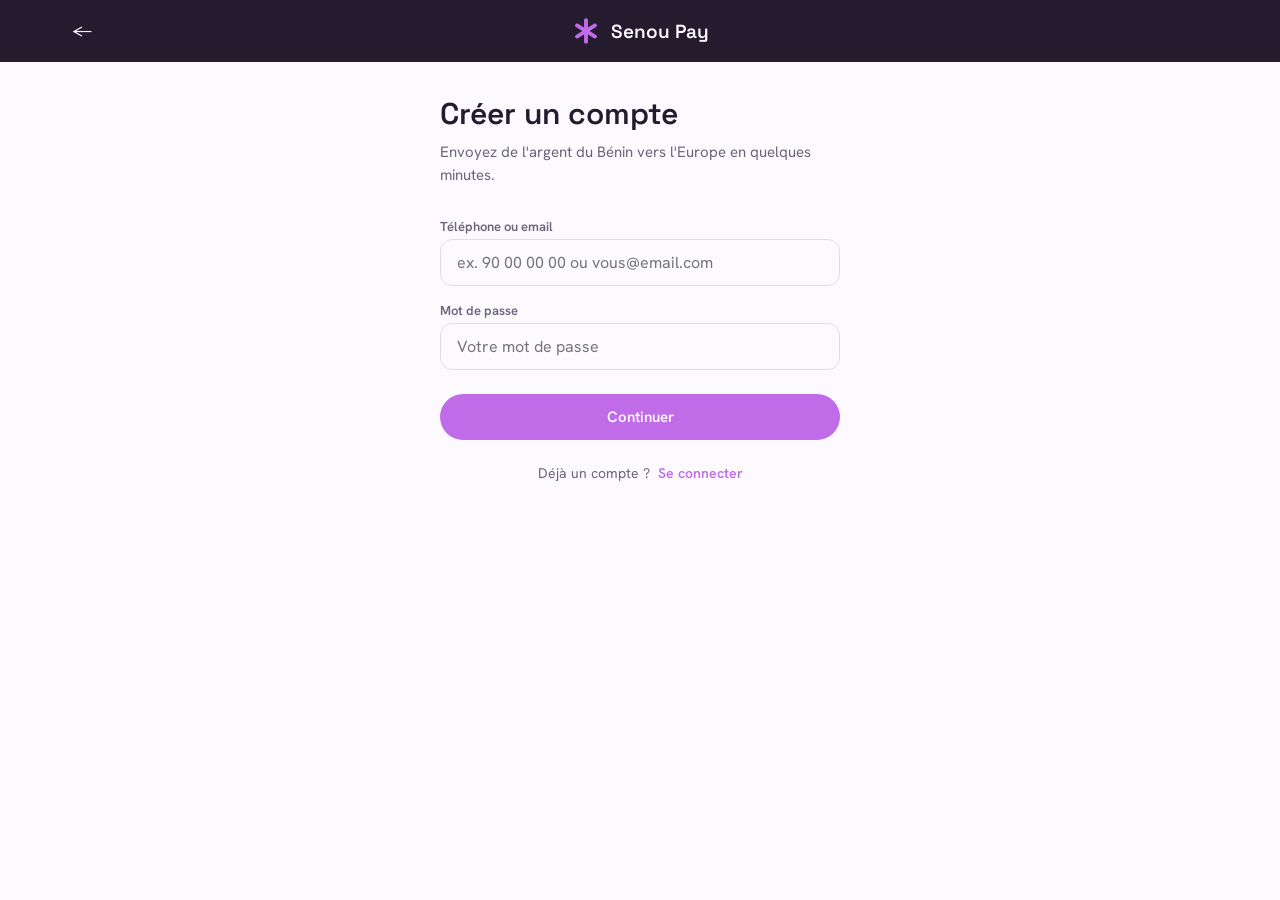
<file: auth.html>
<!DOCTYPE html>
<html lang="fr">
<head>
  <meta charset="UTF-8">
  <meta name="viewport" content="width=device-width, initial-scale=1.0">
  <title>Senou Pay — Se connecter</title>
  <link rel="stylesheet" href="css/variables.css">
  <link rel="stylesheet" href="css/base.css">
  <link rel="stylesheet" href="css/components.css">
  <link rel="stylesheet" href="css/screens.css">
</head>
<body>
  <div class="app-frame">

    <div id="app-header"></div>
    <script>
      window.SENOU_HEADER_OPTIONS = { showBack: true };
    </script>

    <div class="page-container auth-body">
      <h1 id="auth-title" class="auth-title">Créer un compte</h1>
      <p class="auth-subtitle">Envoyez de l'argent du Bénin vers l'Europe en quelques minutes.</p>

      <div class="auth-form">
        <label class="field-label" for="auth-identifier">Téléphone ou email</label>
        <input id="auth-identifier" class="input-field" type="text" placeholder="ex. 90 00 00 00 ou vous@email.com" autocomplete="username">

        <label class="field-label" for="auth-password" style="margin-top: var(--space-4);">Mot de passe</label>
        <input id="auth-password" class="input-field" type="password" placeholder="Votre mot de passe" autocomplete="current-password">

        <p id="auth-error" class="auth-error" hidden>Merci de renseigner votre identifiant et votre mot de passe.</p>

        <button id="auth-continue-btn" class="btn-primary btn-block" style="margin-top: var(--space-6);">Continuer</button>
      </div>

      <p class="auth-toggle">
        <span id="auth-toggle-text">Déjà un compte ?</span>
        <a href="#" id="auth-toggle-link">Se connecter</a>
      </p>
    </div>

  </div>

  <script src="js/state.js"></script>
  <script src="js/pricing.js"></script>
  <script src="js/format.js"></script>
  <script src="js/components/header.js"></script>
  <script src="js/screens/auth.js"></script>
</body>
</html>
</file>
<file: css/variables.css>
/* Senou Pay — design tokens (board de marque v1.0, 2026) */
:root {
  /* Couleurs de marque */
  --color-primary: #C06CE8;      /* Violet Senou — accent, CTA principal */
  --color-secondary: #241B2E;    /* Prune — fonds sombres, structure */
  --color-tertiary: #C9A9D4;     /* Lavande — bordures, éléments secondaires */
  --color-surface-soft: #E7D8F1; /* Lilas — fonds de section */

  /* Neutres */
  --color-bg: #FCFAFE;           /* Blanc cassé — fond général */
  --color-text-primary: #241B2E; /* Prune — texte principal sur fond clair */
  --color-text-secondary: #6C6478; /* Ardoise — texte secondaire, labels */
  --color-border: #E7D8F1;       /* Lilas — séparateurs, bordures légères */

  /* Sémantiques */
  --color-success: #2E9E5B;
  --color-success-bg: #F1FBF4;
  --color-error: #C4485C;
  --color-error-bg: #FDF1F3;
  --color-warning: #B8791E;
  --color-warning-bg: #FBF0DF;
  --color-info: #3E7CB1;
  --color-info-bg: #EAF2FE;

  /* Typographie */
  --font-display: 'Space Grotesk', -apple-system, BlinkMacSystemFont, sans-serif; /* titres, montants */
  --font-body: 'Hanken Grotesk', -apple-system, BlinkMacSystemFont, sans-serif;   /* texte courant */

  /* Échelle d'espacement */
  --space-1: 4px;
  --space-2: 8px;
  --space-3: 12px;
  --space-4: 16px;
  --space-6: 24px;
  --space-8: 32px;

  /* Rayons (cohérents avec le board : pilules + cartes arrondies) */
  --radius-pill: 999px;
  --radius-card: 24px;
  --radius-icon: 16px;
  --radius-sm: 8px;
}
</file>
<file: css/base.css>
/* Polices de marque (Google Fonts) — un seul point de chargement pour tout le prototype */
@import url('https://fonts.googleapis.com/css2?family=Space+Grotesk:wght@500;600;700&family=Hanken+Grotesk:ital,wght@0,400;0,500;0,700;0,800&display=swap');

* {
  box-sizing: border-box;
  margin: 0;
  padding: 0;
}

html, body {
  height: 100%;
}

body {
  background: var(--color-surface-soft);
  font-family: var(--font-body);
  color: var(--color-text-primary);
  -webkit-font-smoothing: antialiased;
}

h1, h2, h3 {
  font-family: var(--font-display);
  font-weight: 600;
}

/* Conteneur racine — pleine largeur, layout web responsive (plus un simulateur de téléphone) */
.app-frame {
  width: 100%;
  min-height: 100vh;
  background: var(--color-bg);
  display: flex;
  flex-direction: column;
}

/* Colonne de contenu centrée, utilisée dans tous les écrans pour éviter le texte/formulaires
   étirés bord à bord sur grand écran, tout en restant pleine largeur sur mobile. */
.page-container {
  width: 100%;
  max-width: 1200px;
  margin: 0 auto;
  padding-left: var(--space-6);
  padding-right: var(--space-6);
}

@media (min-width: 768px) {
  .page-container {
    padding-left: var(--space-8);
    padding-right: var(--space-8);
  }
}

/* Filet de sécurité : aucune image ne doit pouvoir provoquer un débordement
   horizontal, quel que soit l'écran. */
img, svg {
  max-width: 100%;
}

a {
  color: inherit;
  text-decoration: none;
}

button {
  font-family: var(--font-body);
  cursor: pointer;
  border: none;
}
</file>
<file: css/components.css>
/* Composants réutilisables Senou Pay — aucune couleur/taille en dur ici, tout référence variables.css */

.btn-primary {
  background: var(--color-primary);
  color: var(--color-bg);
  font-weight: 600;
  font-size: 15px;
  padding: var(--space-3) var(--space-6);
  border-radius: var(--radius-pill);
  min-height: 44px;
  border: 1.5px solid transparent;
  transition: background-color 0.15s ease, color 0.15s ease, border-color 0.15s ease;
}

.btn-primary:hover {
  background: var(--color-bg);
  color: var(--color-primary);
  border-color: var(--color-primary);
}

/* Les CTA utilisent parfois un <a> plutôt qu'un <button> — garantit le même rendu inline */
a.btn-primary {
  display: inline-block;
}

.btn-block {
  width: 100%;
}

.btn-secondary {
  background: var(--color-secondary);
  color: var(--color-bg);
  font-weight: 600;
  font-size: 15px;
  padding: var(--space-3) var(--space-6);
  border-radius: var(--radius-pill);
  min-height: 44px;
}

.btn-outline {
  background: transparent;
  border: 1.5px solid var(--color-tertiary);
  color: var(--color-text-primary);
  font-weight: 600;
  font-size: 15px;
  padding: calc(var(--space-3) - 1.5px) calc(var(--space-6) - 1.5px);
  border-radius: var(--radius-pill);
  min-height: 44px;
}

.input-field {
  width: 100%;
  border: 1px solid var(--color-border);
  border-radius: var(--space-3);
  padding: var(--space-3) var(--space-4);
  font-family: var(--font-body);
  font-size: 16px;
  color: var(--color-text-primary);
  background: var(--color-bg);
}

.input-field:focus {
  outline: none;
  border-color: var(--color-primary);
}

.field-label {
  display: block;
  font-size: 13px;
  font-weight: 600;
  color: var(--color-text-secondary);
  margin-bottom: var(--space-1);
}

.header-bar {
  background: var(--color-secondary);
  color: var(--color-bg);
}

/* Contenu du header, centré et limité en largeur comme le reste des pages */
.header-bar-inner {
  max-width: 1200px;
  margin: 0 auto;
  padding: var(--space-4) var(--space-6);
  display: flex;
  align-items: center;
  justify-content: space-between;
}

@media (min-width: 768px) {
  .header-bar-inner {
    padding: var(--space-4) var(--space-8);
  }
}

/* Sur très petits écrans (téléphones ≤ 360px), logo + nom + CTA peuvent
   dépasser la largeur disponible : on resserre padding/gap/police plutôt
   que de laisser le header déborder ou passer à la ligne. */
@media (max-width: 380px) {
  .header-bar-inner {
    padding: var(--space-3) var(--space-4);
  }
}

/* Rendu par js/components/header.js sur toutes les pages */
.brand-lockup {
  display: flex;
  align-items: center;
  gap: 10px;
  min-width: 0;
}

.brand-name {
  font-family: var(--font-display);
  font-weight: 600;
  font-size: 19px;
  white-space: nowrap;
}

@media (max-width: 380px) {
  .brand-name {
    font-size: 15px;
  }

  .brand-mark {
    width: 24px;
    height: 24px;
  }
}

@keyframes brand-mark-spin {
  from { transform: rotate(0deg); }
  to { transform: rotate(360deg); }
}

.brand-mark {
  animation: brand-mark-spin 6s linear infinite;
}

.header-back {
  color: var(--color-bg);
  font-size: 18px;
  line-height: 1;
  width: 20px;
}

.header-spacer {
  width: 20px;
}

.card {
  background: var(--color-bg);
  border-radius: var(--radius-card);
  padding: var(--space-6);
  box-shadow: 0 4px 16px rgba(36, 27, 46, 0.06);
}

/* Variante utilisée pour les cartes de formulaire (conversion, montant...) — largeur confortable
   pour la lecture, cohérente quel que soit l'écran qui l'utilise. */
.card--narrow {
  max-width: 480px;
}

/* Calculateur de conversion XOF -> EUR : deux blocs bien distincts dans la même carte
   ("Vous envoyez" en XOF, "Le bénéficiaire reçoit" en EUR) — réutilisé sur plusieurs
   écrans (landing, envoyer de l'argent). */
.amount-panel {
  border: 1px solid var(--color-border);
  border-radius: var(--space-3);
  padding: var(--space-2);
  margin-top: var(--space-3);
}

.amount-panel--result {
  background: var(--color-surface-soft);
  border-color: transparent;
}

/* Enveloppe des deux blocs + bouton de bascule. Au clic, amount-swap.js réordonne réellement
   les blocs dans le DOM (le bloc actif passe en premier) — AutoAnimate (chargé depuis le CDN)
   anime ce changement de position tout seul, donc l'ordre visuel suit simplement l'ordre DOM. */
.amount-panels {
  display: flex;
  flex-direction: column;
}

/* Variante utilisée quand la carte n'a pas de titre au-dessus (ex. send-money.html) :
   le bloc affiché en premier ne doit pas avoir de marge, quel que soit celui qui y est. */
.amount-panels--flush .amount-panel:first-child {
  margin-top: 0;
}

/* Bouton de bascule, centré sur la jointure entre les deux blocs */
.amount-swap-wrap {
  display: flex;
  justify-content: center;
  margin-top: calc(var(--space-3) * -1);
  margin-bottom: calc(var(--space-3) * -1);
  position: relative;
  z-index: 1;
}

.amount-swap-btn {
  width: 32px;
  height: 32px;
  border-radius: 50%;
  background: var(--color-primary);
  border: 3px solid var(--color-bg);
  display: flex;
  align-items: center;
  justify-content: center;
  cursor: pointer;
  padding: 0;
}

.amount-swap-btn img {
  width: 15px;
  height: 15px;
  transition: transform 0.2s ease;
}

.amount-swap-btn--flipped img {
  transform: rotate(180deg);
}

/* Ligne du haut du bloc : label à gauche, drapeau à droite, alignés ensemble
   (plutôt que le drapeau aligné avec le montant en dessous, qui laissait un
   grand vide dans le coin supérieur droit du bloc). */
.amount-panel-top {
  display: flex;
  align-items: center;
  justify-content: space-between;
  gap: var(--space-3);
}

.amount-panel .field-label {
  margin-bottom: 0;
}

.amount-input {
  border: none;
  background: transparent;
  font-family: var(--font-display);
  font-size: 14px;
  font-weight: 600;
  color: var(--color-text-primary);
  width: 100%;
  padding: 0;
  -moz-appearance: textfield;
  appearance: textfield;
}

.amount-input:focus {
  outline: none;
}

/* Masque les flèches haut/bas natives des <input type="number"> — pas utiles ici. */
.amount-input::-webkit-outer-spin-button,
.amount-input::-webkit-inner-spin-button {
  -webkit-appearance: none;
  margin: 0;
}

.amount-input::placeholder {
  color: var(--color-text-secondary);
}

.amount-flag {
  flex-shrink: 0;
  display: block;
}

.conversion-preview {
  font-family: var(--font-display);
  font-size: 16px;
  font-weight: 600;
  color: var(--color-primary);
}

.rate-caption {
  color: var(--color-text-secondary);
  font-size: 13px;
  margin-top: var(--space-3);
  padding-left: 48px;
}

.badge {
  display: inline-block;
  font-size: 13px;
  font-weight: 700;
  padding: var(--space-1) var(--space-3);
  border-radius: var(--radius-pill);
}

.badge-success { background: var(--color-success-bg); color: var(--color-success); }
.badge-error { background: var(--color-error-bg); color: var(--color-error); }
.badge-warning { background: var(--color-warning-bg); color: var(--color-warning); }
.badge-info { background: var(--color-info-bg); color: var(--color-info); }
</file>
<file: css/screens.css>
/* Styles spécifiques par écran — un bloc par écran, à compléter au fur et à mesure */

/* ===== Landing (index.html) ===== */

.landing-hero {
  background: var(--color-secondary);
  color: var(--color-bg);
  padding-bottom: var(--space-8);
}

.header-cta {
  background: transparent;
  border: 1.5px solid rgba(252, 250, 254, 0.4);
  color: var(--color-bg);
  font-weight: 600;
  font-size: 14px;
  padding: var(--space-2) var(--space-4);
  border-radius: var(--radius-sm);
  display: inline-flex;
  align-items: center;
  gap: var(--space-2);
  transition: background-color 0.15s ease, color 0.15s ease, border-color 0.15s ease;
}

.header-cta:hover {
  background: var(--color-bg);
  color: var(--color-secondary);
  border-color: var(--color-bg);
}

@media (max-width: 380px) {
  .header-cta {
    font-size: 12px;
    padding: var(--space-2) var(--space-3);
    gap: var(--space-1);
  }
}

/* Même forme que .header-cta (padding, radius, poids, disposition), mais couleurs
   inversées pour rester visible sur fond clair (hors du hero sombre). */
.header-cta--on-light {
  border-color: var(--color-secondary);
  color: var(--color-secondary);
}

.header-cta--on-light:hover {
  background: var(--color-secondary);
  color: var(--color-bg);
  border-color: var(--color-secondary);
}

/* Badges App Store / Google Play — fond clair pour bien ressortir sur le hero sombre,
   couleurs de marque (Prune) plutôt que le noir habituel de ces badges. */
.store-badges {
  display: flex;
  gap: var(--space-3);
  flex-wrap: wrap;
}

.store-badge {
  display: inline-flex;
  align-items: center;
  gap: var(--space-2);
  background: var(--color-bg);
  color: var(--color-secondary);
  padding: var(--space-2) var(--space-4);
  border-radius: var(--radius-sm);
  min-height: 48px;
}

.store-badge svg {
  width: 24px;
  height: 24px;
  flex-shrink: 0;
}

.store-badge span {
  display: flex;
  flex-direction: column;
  line-height: 1.2;
}

.store-badge small {
  font-size: 10px;
  font-weight: 400;
  color: var(--color-text-secondary);
}

.store-badge strong {
  font-size: 15px;
  font-weight: 600;
  font-family: var(--font-display);
}

/* Grille du hero : une colonne sur mobile (texte puis calculateur empilés),
   deux colonnes à partir de 900px pour occuper réellement la largeur disponible
   plutôt que de laisser le texte isolé dans une petite colonne centrée. */
.landing-hero-grid {
  padding-top: var(--space-6);
  padding-bottom: var(--space-8);
  display: grid;
  grid-template-columns: 1fr;
  gap: var(--space-8);
  align-items: center;
}

@media (min-width: 900px) {
  .landing-hero-grid {
    grid-template-columns: 1.15fr 0.85fr;
    padding-top: var(--space-8);
  }
}

.landing-hero-copy h1 {
  font-size: clamp(22px, 3vw, 34px);
  line-height: 1.2;
  max-width: 32ch;
}

.landing-hero-subtitle {
  color: var(--color-tertiary);
  font-size: clamp(16px, 1.5vw, 19px);
  margin-top: var(--space-3);
  line-height: 1.5;
  max-width: 46ch;
}

.landing-hero-calculator {
  width: 100%;
}

.landing-section-title {
  font-size: 18px;
  font-weight: 600;
}

/* Section "portefeuille mobile" : texte et image se partagent chacun une moitié pleine
   de la section (aucune des deux n'est réduite/centrée dans son côté). */
.landing-mobile-section {
  display: grid;
  grid-template-columns: 1fr;
  gap: var(--space-6);
  align-items: stretch;
  padding: 0;
}

@media (min-width: 900px) {
  .landing-mobile-section {
    grid-template-columns: 1fr 1fr;
    gap: 0;
  }
}

/* Sur mobile, la section carte Visa affiche l'image en premier dans le DOM (pour
   garder image à gauche / texte à droite en desktop) — ce qui la fait suivre
   directement l'image de la section précédente une fois empilée. On inverse donc
   l'ordre visuel uniquement en dessous de 900px, sans toucher au DOM ni au desktop. */
@media (max-width: 899px) {
  .landing-card-section .landing-mobile-image {
    order: 2;
  }

  .landing-card-section .landing-mobile-copy {
    order: 1;
  }
}

.landing-mobile-copy {
  display: flex;
  align-items: center;
  padding: var(--space-8) var(--space-6);
}

@media (min-width: 768px) {
  .landing-mobile-copy {
    padding: var(--space-8);
  }
}

.landing-mobile-text {
  font-family: var(--font-display);
  font-size: clamp(24px, 3vw, 34px);
  font-weight: 600;
  line-height: 1.3;
  color: var(--color-text-primary);
  max-width: 36ch;
}

.text-accent-secondary {
  color: var(--color-secondary);
  font-weight: 700;
}

/* Section carte Visa — titre imposant + sous-texte + CTA, carte présentée entière
   sur un fond doux avec ombre plutôt qu'en fond perdu (inspiré d'une référence Nubank). */
.landing-card-title {
  font-family: var(--font-display);
  font-size: clamp(22px, 2.8vw, 32px);
  font-weight: 700;
  line-height: 1.25;
  color: var(--color-text-primary);
  max-width: 36ch;
}

.landing-card-title + .landing-card-title {
  margin-top: var(--space-4);
}

h2.landing-card-title {
  color: var(--color-primary);
}

/* Sélecteurs à deux classes pour l'emporter sur .landing-mobile-image / .landing-mobile-image
   img (règles partagées plus bas dans le fichier, même spécificité sinon). */
.landing-mobile-image.landing-card-visual {
  background: var(--color-surface-soft);
  display: flex;
  align-items: center;
  justify-content: center;
  padding: var(--space-8);
}

.landing-mobile-image.landing-card-visual img {
  width: auto;
  height: auto;
  max-width: 100%;
  max-height: 85%;
  object-fit: contain;
  border-radius: var(--radius-card);
  box-shadow: 0 24px 48px rgba(36, 27, 46, 0.22);
}

/* Opérateurs Mobile Money pris en charge — logos officiels, légèrement arrondis. */
.payment-methods {
  display: flex;
  flex-wrap: wrap;
  align-items: center;
  gap: var(--space-4);
  margin-top: var(--space-6);
}

@media (min-width: 480px) {
  .payment-methods {
    gap: var(--space-8);
  }
}

.payment-logo-wrap {
  display: inline-flex;
  padding: var(--space-2);
}

@media (min-width: 480px) {
  .payment-logo-wrap {
    padding: var(--space-4);
  }
}

.payment-logo {
  height: 44px;
  width: auto;
  border-radius: var(--radius-sm);
  object-fit: contain;
}

.landing-mobile-image {
  height: 320px;
}

@media (min-width: 900px) {
  .landing-mobile-image {
    height: 460px;
  }
}

/* Sur très grand écran, la section (pleine largeur) s'étire bien au-delà de
   1200px : on augmente la hauteur pour que l'image ne devienne pas une
   bande trop fine et trop recadrée. */
@media (min-width: 1600px) {
  .landing-mobile-image {
    height: 560px;
  }
}

.landing-mobile-image img {
  display: block;
  width: 100%;
  height: 100%;
  object-fit: cover;
}

.landing-footer {
  padding-top: var(--space-6);
  padding-bottom: var(--space-6);
  border-top: 1px solid var(--color-border);
}

.landing-footer-links {
  display: flex;
  flex-wrap: wrap;
  gap: var(--space-4);
}

.landing-footer-links a {
  color: var(--color-text-secondary);
  font-size: 13px;
}

.landing-footer-social {
  display: flex;
  gap: var(--space-4);
  margin-top: var(--space-4);
}

.landing-footer-social a {
  color: var(--color-text-secondary);
  display: flex;
  transition: color 0.15s ease;
}

.landing-footer-social a:hover {
  color: var(--color-primary);
}

.landing-footer-social svg {
  width: 20px;
  height: 20px;
}

.landing-footer-bottom {
  display: flex;
  align-items: center;
  gap: var(--space-3);
  margin-top: var(--space-4);
}

.landing-footer-mark {
  flex-shrink: 0;
}

.landing-footer-copyright {
  color: var(--color-text-secondary);
  font-size: 12px;
  margin-top: 0;
}

/* ===== Auth (auth.html) ===== */

.auth-body {
  padding-top: var(--space-8);
  padding-bottom: var(--space-6);
  flex: 1;
  display: flex;
  flex-direction: column;
  align-items: center;
}

.auth-title {
  font-size: clamp(24px, 3vw, 30px);
  width: 100%;
  max-width: 400px;
}

.auth-subtitle {
  color: var(--color-text-secondary);
  font-size: 15px;
  margin-top: var(--space-2);
  line-height: 1.5;
  width: 100%;
  max-width: 400px;
}

.auth-form {
  margin-top: var(--space-8);
  display: flex;
  flex-direction: column;
  width: 100%;
  max-width: 400px;
}

.auth-error {
  color: var(--color-error);
  font-size: 13px;
  margin-top: var(--space-3);
}

.auth-toggle {
  text-align: center;
  margin-top: var(--space-6);
  font-size: 14px;
  color: var(--color-text-secondary);
}

.auth-toggle a {
  color: var(--color-primary);
  font-weight: 600;
  margin-left: var(--space-1);
}

/* ===== Envoyer de l'argent (send-money.html) ===== */

.send-money-body {
  padding-top: var(--space-8);
  padding-bottom: var(--space-6);
  flex: 1;
}

.send-money-title {
  font-size: clamp(24px, 3vw, 30px);
}

.send-money-subtitle {
  color: var(--color-text-secondary);
  font-size: 15px;
  margin-top: var(--space-2);
  line-height: 1.5;
}
</file>
